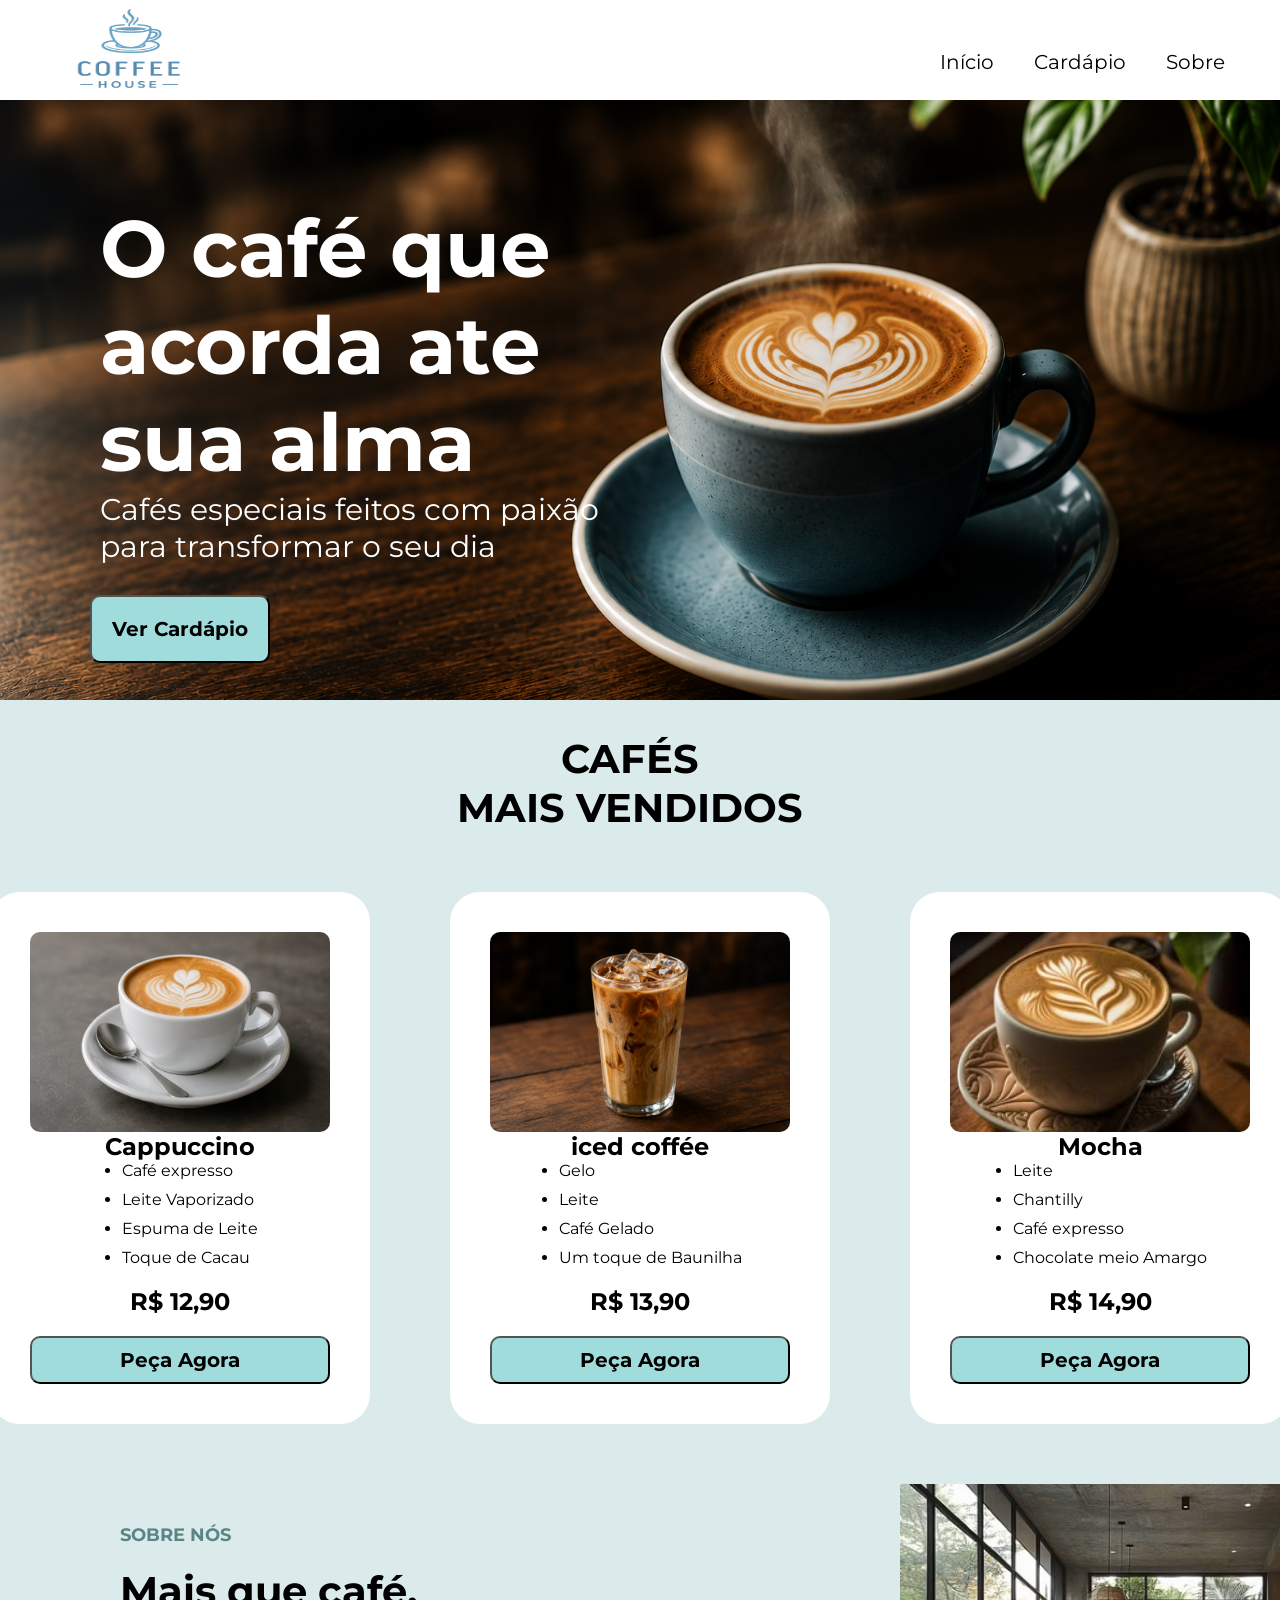
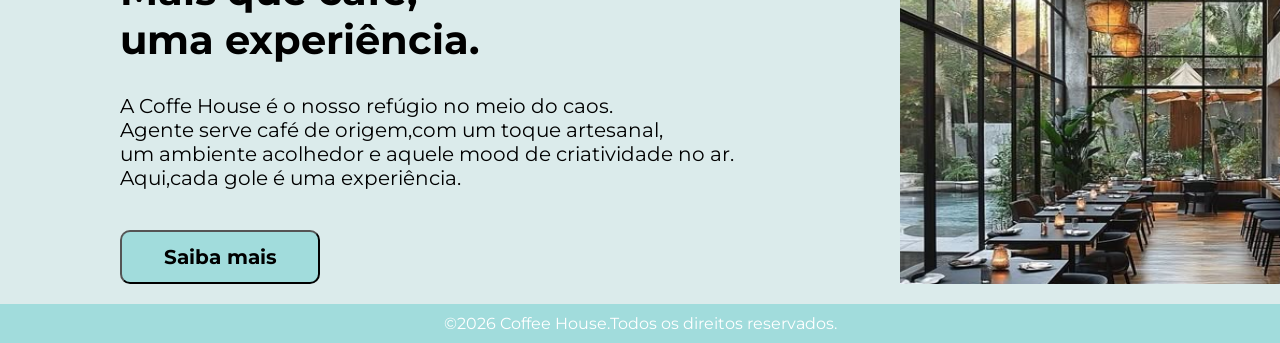
<file: index.html>
<!DOCTYPE html>
<html lang="pt-br">
<head>
    <meta charset="UTF-8">
    <meta name="viewport" content="width=device-width, initial-scale=1.0">
    <link rel="preconnect" href="https://fonts.googleapis.com">
    <link rel="preconnect" href="https://fonts.gstatic.com" crossorigin>
    <link href="https://fonts.googleapis.com/css2?family=Montserrat:ital,wght@0,100..900;1,100..900&display=swap" rel="stylesheet">
    <link rel="stylesheet" href="styles.css">
    <title>Cafeteria</title>
</head>
<body>
   
     <header class="cards">
     
         <div id="inicio" class="card">
        
          <img src="assets/logo.png" alt="logo-image" class="logo">

        <input type="checkbox" id="menu-toggle" hidden>

          <label for="menu-toggle" class="btn-menu">
               ☰
          </label>
    
        <ul class="menu">
          <li><a href="#inicio" onclick="document.getElementById('menu-toggle').checked=false">Início</a></li>

          <li><a href="cardapio.html" onclick="document.getElementById('menu-toggle').checked=false">Cardápio</a></li>

          <li><a href="#sobre" onclick="document.getElementById('menu-toggle').checked=false">Sobre</a></li>

       </ul>
     
       <section  class="text">
          <div>
            <h1>O café que<br>acorda ate<br>sua alma</h1>
            <p>Cafés especiais feitos com paixão<br>para transformar o seu dia</p>
            <a href="cardapio.html"><button>Ver Cardápio</button></a>
          </div>
      </section>

    </header>

    <img src="assets/banner-image.png" alt="banner-image" class="banner-inicio">
   
    <main>
       
        <div class="titulo-cardapio">
           <h1>CAFÉS<br>MAIS VENDIDOS</h1>
        </div>

        <section class="cafe-cards">
            
           <div class="cafe-card">
              <img src="assets/card1.png" alt="cafe-image">
              
              <h1>Cappuccino</h1>
            
            <ul>
              <li>Café expresso</li>
              <li>Leite Vaporizado</li>
              <li>Espuma de Leite</li>
              <li>Toque de Cacau</li>
            </ul>
             
              <h2>R$ 12,90</h2>
              <button>Peça Agora</button>
             
            </div>

           <div class="cafe-card">
              <img src="assets/card2.png" alt="cafe-image">
               
              <h1>iced coffée</h1>
           
            <ul>
              <li>Gelo</li>
              <li>Leite</li>
              <li>Café Gelado</li>
              <li>Um toque de Baunilha</li>
            </ul>
              
              <h2>R$ 13,90</h2>
              <button>Peça Agora</button>
           
            </div>

           <div class="cafe-card">
              <img src="assets/card3.jpg" alt="cafe-image">

              <h1>Mocha</h1>
             
           <ul>
              <li>Leite</li>
              <li>Chantilly</li>
              <li>Café expresso</li>
              <li>Chocolate meio Amargo</li>
           </ul>
              
              <h2>R$ 14,90</h2>
              <button>Peça Agora</button>
            
            </div>
        
        </section>

        <div id="sobre" class="sobre">
          
          <h1>SOBRE NÓS</h1>
          <h2>Mais que café,<br>uma experiência.</h2>
          <p>A Coffe House é o nosso refúgio no meio do caos.<br>Agente serve café de origem,com um toque artesanal,<br>
            um ambiente acolhedor e aquele mood de criatividade no ar.<br>Aqui,cada gole é uma experiência.</p>
          <button>Saiba mais</button>
        </div>
         
        <img src="assets/banner-final.jpg" alt="cafeteria-image" class="sobre-img">
        
        </div>
      
     </main>
     
    
      <div class="rodape">
         <p>&copy;2026 Coffee House.Todos os direitos reservados.</p>
     </div>
 
     <a href="#inicio" class="scroll-top">
        ↑
     </a>
  
  
  <script>
    const seta = document.querySelector(".scroll-top");

    window.addEventListener("scroll", ()=>{

   if(window.scrollY > 200){

      seta.style.opacity = "1";
      seta.style.visibility = "visible";

   }

   else{

      seta.style.opacity = "0";
      seta.style.visibility = "hidden";

   }

});

  </script>
  </body>
  </html>
</file>
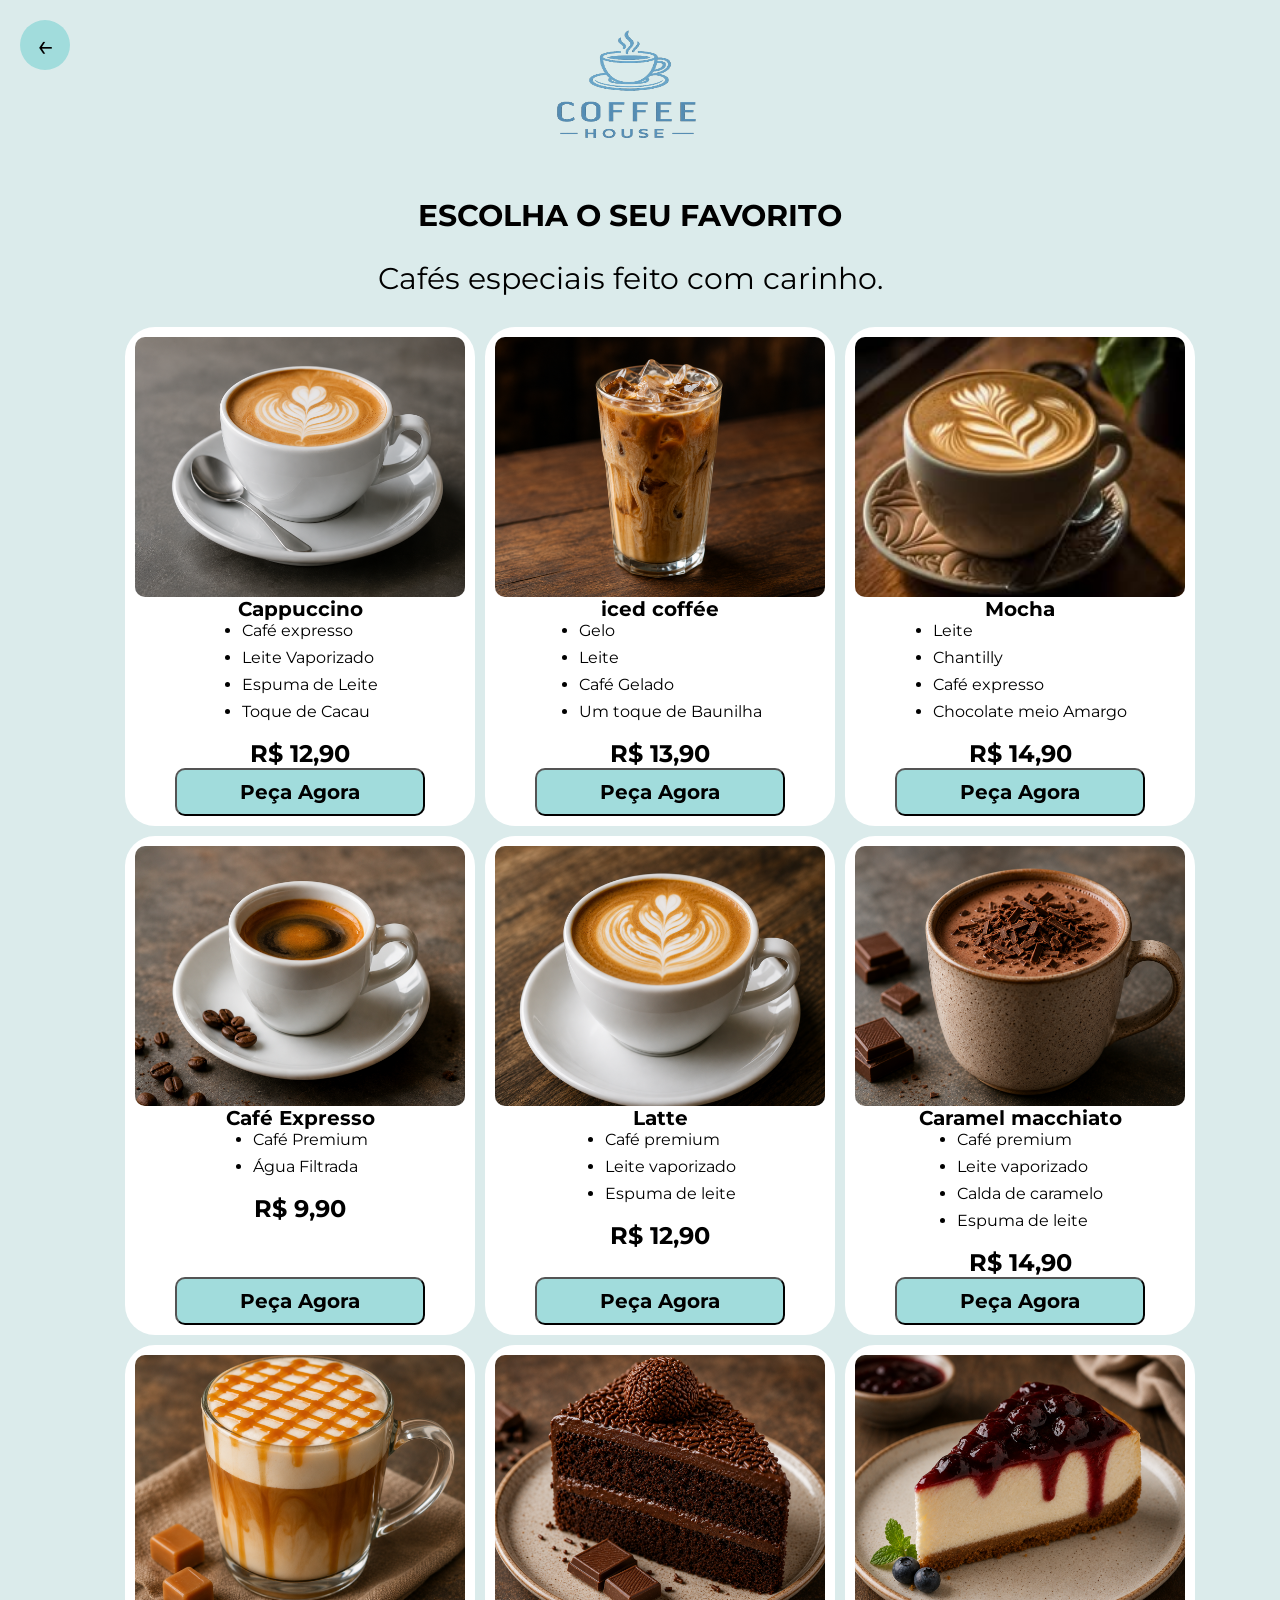
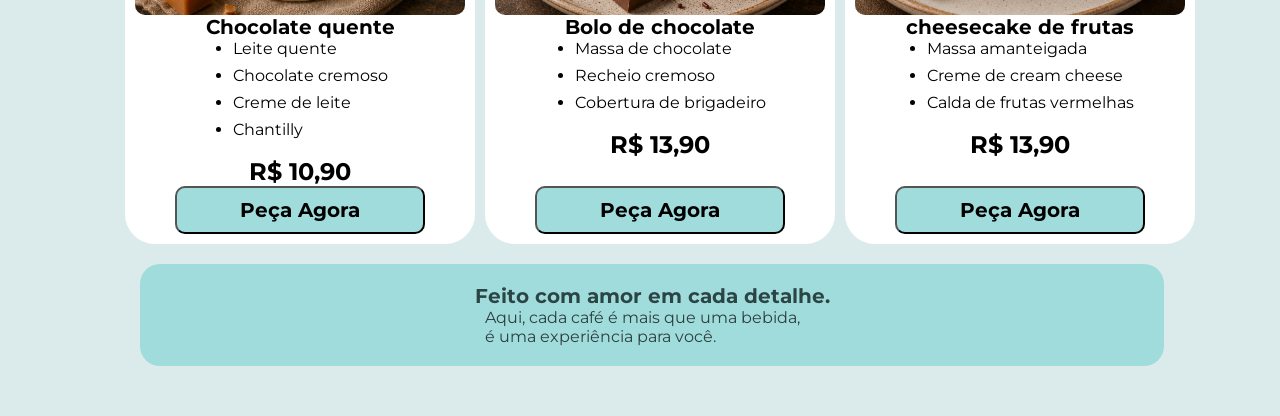
<file: cardapio.html>
<!DOCTYPE html>
<html lang="pt-br">
<head>
    <meta charset="UTF-8">
    <meta name="viewport" content="width=device-width, initial-scale=1.0">
    <link rel="preconnect" href="https://fonts.googleapis.com">
    <link rel="preconnect" href="https://fonts.gstatic.com" crossorigin>
    <link href="https://fonts.googleapis.com/css2?family=Montserrat:ital,wght@0,100..900;1,100..900&display=swap" rel="stylesheet">
    <link rel="stylesheet" href="styles.css">
    <title>cardapio</title>
</head>
<body class="container">
   
    <div class="inicio">
        <img src="assets/logo.png" alt="logo-image" class="image-logo">
        <h1>ESCOLHA O SEU FAVORITO</h1>
        <p>Cafés especiais feito com carinho.</p>
    </div>

    <main >

    <section class="cards-cardapio">
      
        <div class="card-cardapio">
            <img src="assets/card1.png" alt="cafe-image">
            <h1>Cappuccino </h1>
          
            <ul>
              <li>Café expresso</li>
              <li>Leite Vaporizado</li>
              <li>Espuma de Leite</li>
              <li>Toque de Cacau</li>
            </ul>
        
            <h2>R$ 12,90</h2>
            <button>Peça Agora</button>
        </div>
   
         <div class="card-cardapio">
             <img src="assets/card2.png" alt="cafe-image">
               
              <h1>iced coffée</h1>
              
           <ul>
              <li>Gelo</li>
              <li>Leite</li>
              <li>Café Gelado</li>
              <li>Um toque de Baunilha</li>
           </ul>
              
              <h2>R$ 13,90</h2>
              <button>Peça Agora</button>

         </div>
   
          <div class="card-cardapio">
              <img src="assets/card3.jpg" alt="cafe-image">

              <h1>Mocha</h1>
        
           <ul>  
              <li>Leite</li>
              <li>Chantilly</li>
              <li>Café expresso</li>
              <li>Chocolate meio Amargo</li>
           </ul>  
              
              <h2>R$ 14,90</h2>
              <button>Peça Agora</button>
            
          </div>
   
        <div class="card-cardapio">
           <img src="assets/expresso.png" alt="cafe-image">
           <h1>Café Expresso</h1>

           <ul>
             <li>Café Premium</li>
             <li>Água Filtrada</li>
           </ul> 
          <h2>R$ 9,90</h2>
          <button>Peça Agora</button>
        </div>
   
         <div class="card-cardapio">
            <img src="assets/latte.png" alt="cafe-image">
            <h1>Latte</h1>
        <ul>
            <li>Café premium</li>
            <li>Leite vaporizado</li>
            <li>Espuma de leite</li>
        </ul>
            <h2>R$ 12,90</h2>
            <button>Peça Agora</button>
         </div>
    
        <div class="card-cardapio">
            <img src="assets/chocolate.png" alt="cafe-image">
            <h1>Caramel macchiato</h1>
        
         <ul>
            <li>Café premium</li>
            <li>Leite vaporizado</li>
            <li>Calda de caramelo</li>
            <li>Espuma de leite</li>
        </ul>
           
        <h2>R$ 14,90</h2>
            <button>Peça Agora</button>
        </div>
    
        <div class="card-cardapio">
            <img src="assets/caramel.png" alt="cafe-image">
            <h1>Chocolate quente</h1>
         <ul>
           <li>Leite quente</li>
           <li>Chocolate cremoso</li>
           <li>Creme de leite</li>
           <li>Chantilly</li>
        </ul>
           
        <h2>R$ 10,90</h2>
           <button>Peça Agora</button>
        </div>

         <div class="card-cardapio">
            <img src="assets/bolo.png" alt="bolo-image">
            <h1>Bolo de chocolate</h1>
         <ul>
           <li>Massa de chocolate</li>
           <li>Recheio cremoso</li>
           <li>Cobertura de brigadeiro</li>
        </ul>
          
        <h2>R$ 13,90</h2>
           <button>Peça Agora</button>
        </div>
    
         <div class="card-cardapio">
            <img src="assets/cheesecake.png" alt="bolo-image">
            <h1>cheesecake de frutas</h1>
        <ul>
            <li>Massa amanteigada</li>
            <li>Creme de cream cheese</li>
            <li>Calda de frutas vermelhas</li>
        </ul>
            <h2>R$ 13,90</h2>
            <button>Peça Agora</button>
         </div>
    
    </section>

</main>

 <footer class="footer">

    <div class="final">
        <h1>Feito com amor em cada detalhe.</h1>
        <p>Aqui, cada café é mais que uma bebida,<br>é uma experiência para você.</p>
    </div>

 </footer>

 <a href="index.html" class="voltar">
   ←
</a>
</body>
</html>
</file>
<file: styles.css>
*{
    margin:0;
    padding: 0;
    box-sizing: border-box;
    font-family: "Montserrat", sans-serif;
}
  
html{
    scroll-behavior: smooth;
}
body{
    background:rgb(219, 235, 235);
   animation: aparecer 0.5s ease;
}

@keyframes aparecer{
    from{
       opacity: 0;
    }

   to{
       opacity: 1;
   }
}

.card{
    display: flex;
    gap:700px;
    border-radius: none;
    background-color: white;
    max-height:100px;
    padding:-100px;
    position: relative;
    align-items: flex-start;
    overflow: visible;
}

.logo{
    width: 220px;
    height: 220px;
    margin-top: -50px;
    margin-left: 20px;
}

.menu{
    display: flex;
    list-style: none;
    gap: 40px;
    margin-top: 50px;
    font-size: 20px;
    
}

.card a{
    text-decoration: none;
    color:black;
}

.card a{
    color: black;
}

.card a:hover{
    color: rgb(169, 107, 107);
}

.banner-inicio{
    width: 100%;
    height:600px;
    object-fit: cover;
    object-position: center;

}

.text{
    position: absolute;
    top: 200px;
    left: 100px;
    max-width: 520px;
}

.cards h1{
    font-size: 80px;
    color: white;
}

.cards p{
    font-size: 30px;
    color:white;
}

.cards button{
    margin-top: 30px;
    margin-left: -10px;
    padding: 20px;
    border-radius: 10px;
    font-size: 20px;
    background: rgb(161, 220, 220);
    color: black;
    font-weight: bolder;
    cursor: pointer;
    transition: 0.3s;
    
}

.cards button:hover{
    background:  rgb(41, 129, 129);
    
}

.cafe-cards img{
    width: 300px;
    height: 200px;
    border-radius: 10px;
    object-fit: cover;
}

.cafe-cards{
     display:flex;
    justify-content: center;
    align-items: center;
    gap: 80px;
    background: rgb(219, 235, 235); 
    padding: 40px;

}
.cafe-card{
    border-radius: 30px;
    background: white;
    padding: 40px;
    margin-top: 20px;
    display: grid;
    text-align: center;
    
}

.cafe-card ul {
   width: fit-content;
   margin: 0 auto;
   text-align: left;
   padding-left: 20px;
}

.cafe-card li {
   margin-bottom: 10px;
   
}

.cafe-card h2{
    margin-top:10px;
}

.cafe-card button{
    margin-top:20px;
    border-radius:10px;
    padding: 10px;
    font-size: 20px;
    font-weight: bolder;
    background:rgb(161, 220, 220) ;
    cursor: pointer;
}

.cafe-card button{
 background:rgb(161, 220, 220) ;
}

.cafe-card button:hover{
    background: rgb(91, 133, 133) ;
}

.titulo-cardapio{
    display: grid;
    justify-content: center;
    align-items: center;
    background:  rgb(219, 235, 235);
   
}

.titulo-cardapio h1{
    margin-left:-20px;
    margin-top: 30px;
    font-size: 40px;
    text-align: center;
   
}

.titulo-cardapio img{
    width: 40px;
    height:40px;
    margin-left: 45%;
   
}

.sobre{
    display:grid;
    justify-content: start;
    margin-top: 60px;
    margin-left:120px;
    position: relative;
}

.sobre-img{
    width: 510px;
    height: 400px;
    margin-left:900px;
    margin-top:-400px;
    position: absolute;
}

.sobre h1{
    font-size:18px;
    color: rgb(91, 133, 133);
}

.sobre h2{
    font-size:40px;
    margin-top:20px;
}

.sobre p{
    margin-top:30px;
    font-size: 20px;
}

.sobre button{
    margin-top:40px;
    max-width: 200px;
    padding: 13px;
    border-radius: 10px;
    font-size: 20px;
    font-weight:bolder;
    background: rgb(161, 220, 220);
}

.sobre button:hover{
    background:rgb(91, 133, 133) ;
}

.rodape{
   width: 100%;
   background:rgb(161, 220, 220) ;
   padding: 10px;
   text-align: center;
   color: white;
   margin-top: 20px;
}

.text-image img{
    width: 200px;
    height: 200px;
    margin-top: -140px;
    margin-left: 90px;
}

.text-image p{
    margin-top: -70px;
    margin-left: 90px;
}

.inicio{
    display:grid;
    justify-content: center;
    align-items: center;
    margin-top: -50px;
}

.image-logo{
    width:300px;
    height: 300px;
    margin-left: 80px;
   
}

.inicio h1{
     font-size: 30px;
     margin-top:-70px;
     margin-left: 20px;
}

.inicio p{
    font-size: 30px;
    margin-left:-20px;
    margin-top: 10px;
    
}

.cards-cardapio{
    display: grid;
    grid-template-columns: repeat(3 , 1fr);
    justify-content: center;
    align-items: center;
    gap: 10px;
    padding: 0 100px;
    margin-top: 30px;
    margin-left: 40px;
    align-items: stretch;
}

.card-cardapio{
    background: white;
    padding: 10px;
    width: 350px;
    border-radius: 30px;
    display: flex;
    flex-direction: column;
    align-items: center;
    text-align: center;
    
    justify-content: space-between;
}

.card-cardapio img{
    width: 100%;
    height: 260px;
    border-radius: 10px;
    margin-left: 0;
    object-fit: cover;
}

.card-cardapio h1{
    font-size: 20px;
    margin-left: 0;
}

.card-cardapio ul{
    width: fit-content;
    margin: 0 auto;
    padding-left: 20px;
    text-align: left;
}

.card-cardapio li{
    margin-bottom: 8px;
}


.card-cardapio button{
    margin-top: auto;
    padding: 10px;
    width: 250px;
    font-size: 20px;
    border-radius: 10px;
    font-weight: bolder;
    background: rgb(161, 220, 220);
    cursor: pointer;
}

.card-cardapio h2{
   margin-top: 10px;
}

.card-cardapio button:hover{
   background:  rgb(91, 133, 133);

}

.final h1{
    color: rgb(43, 69, 69);
    font-size: 20px;
}

.final p{
    color: rgb(43, 63, 63);
    margin-left: 10px;
}

.final img{
    width: 100px;
    height: 100px;
    
}


.footer{
    display: flex;
    justify-content: center;
    gap: 250px;
    background: rgb(161, 220, 220);
    margin-top: 20px;
    margin-left: 140px;
    border-radius: 20px;
    padding: 20px;
    width: 80%;
}

#menu-toggle{
   display:none;
}

.btn-menu{
   display:none;
   font-size:32px;
   cursor:pointer;
   z-index: 1000;
}

@media (max-width: 1024px){
    .card{ gap: 120px; }
    .text{ left: 50px; top: 170px; }
    .cards h1{ font-size: 60px; }
    .cards p{ font-size: 22px; }
    .titulo-cardapio{margin-left: 15px;}

    .cafe-cards{ gap: 30px; padding: 20px; flex-wrap: wrap; }
    .sobre{ margin-left: 40px; }
    .sobre-img{ margin-left: 600px; }

    .contato{ margin-left: 0; flex-direction: column; align-items: flex-start; gap: 10px; }
    .rodape{ margin-left: 0; }
}

@media (max-width: 700px){

    .banner-inicio {
    width: 100%;
    height: 450px;
    object-fit: cover;
    object-position: center;
}
    
    .card{ 
        gap: 10px;
        justify-content: space-between;
        padding: 10px;
    }
    .logo{ width: 120px; height: 120px; margin-top: -10px; margin-left: 0; }

    .text{ position: absolute; left: 20px; top: 140px; }
    .text p{ max-width: 190px; line-height: 1.5;font-size: 14px;}
    .text h1{font-size: 60px; }
    .cards h1{ font-size: 40px; }
    .cards p{ font-size: 18px; }
    .cards button{ padding: 14px; font-size: 16px; margin-left: 0; }

    .sobre{ margin-left: 20px; margin-top: 30px; }
    .sobre-img{ 
        position: relative;
        width: 100%;
        height: auto;
        margin-left: 0;
        margin-top: 20px;
        display: block;
    }
    .sobre h2{ font-size: 28px; }
    .sobre p{ font-size: 18px; }

    .cafe-cards{ flex-direction: column; gap: 20px; }
    .cafe-card{ width: 100%; max-width: 420px; margin: 0 auto; }
    .cafe-cards img{ width: 100%; height: auto; }

    .contatos{ padding: 30px 15px; }
    .contato{ align-items: flex-start; }
    .text-image img{ margin-left: 0; margin-top: 10px; }
    .text-image p{ margin-left: 0; margin-top: -20px;}
    
    .rodape{ text-align: center; }

    .cards-cardapio{
        grid-template-columns: 1fr;
        padding: 0 15px;
        margin-left: 0;
        gap: 20px;
    }
    .card-cardapio{ width: 100%; height: auto; }
    .card-cardapio img{ width: 100%; height: auto; }
    .card-cardapio button{ width: 100%; max-width: 320px; }
    .card-cardapio h1{font-size: 30px;}
    .titulo-cardapio h1{font-size: 32px;}

    .footer{ 
        margin-left: 29px;
        width: 90%;
        gap: 20px;
        flex-direction: column;
        text-align: center;
    }
    .image-logo{ margin-left: 80px; width: 200px; height: 200px; }
    .inicio{ margin-top: -20px; }
    .inicio h1{ margin-left: 0; font-size: 26px; }
    .inicio p{ margin-left: 20px; font-size: 20px; }

.menu{
   display:none;
   flex-direction:column;
   justify-content:center;
   align-items:center;
   gap:30px;
   margin-top: 20px;

   position:fixed;
   top:0;
   left:0;

   width:100%;
   height:100vh;

   background:rgb(161, 220, 220);

   z-index:999;
}

#menu-toggle:checked ~ .menu{
   display:flex;
}

.btn-menu{
   display:block;
   position:relative;
   z-index:1000;
}

.menu a{
   font-size:30px;
}
}

.scroll-top{
    position: fixed;
    bottom: 20px;
    right: 20px;

    background: rgb(43, 63, 63);
    color: black;

    width: 50px;
    height: 50px;

    border-radius: 50%;

    display: flex;
    justify-content: center;
    align-items: center;

    text-decoration: none;
    font-size: 30px;

    z-index: 1000;
     opacity:0;
    visibility:hidden;

    transition:0.3s;
}

.voltar{
    position: fixed;
    top: 20px;
    left: 20px;

    width: 50px;
    height: 50px;

    background: rgb(161, 220, 220);

    border-radius: 50%;

    display: flex;
    justify-content: center;
    align-items: center;

    text-decoration: none;
    font-size: 30px;
    color: black;

    z-index: 1000;

    transition: 0.3s;
}
.voltar:hover{
    background: rgb(91, 133, 133);
}
</file>
